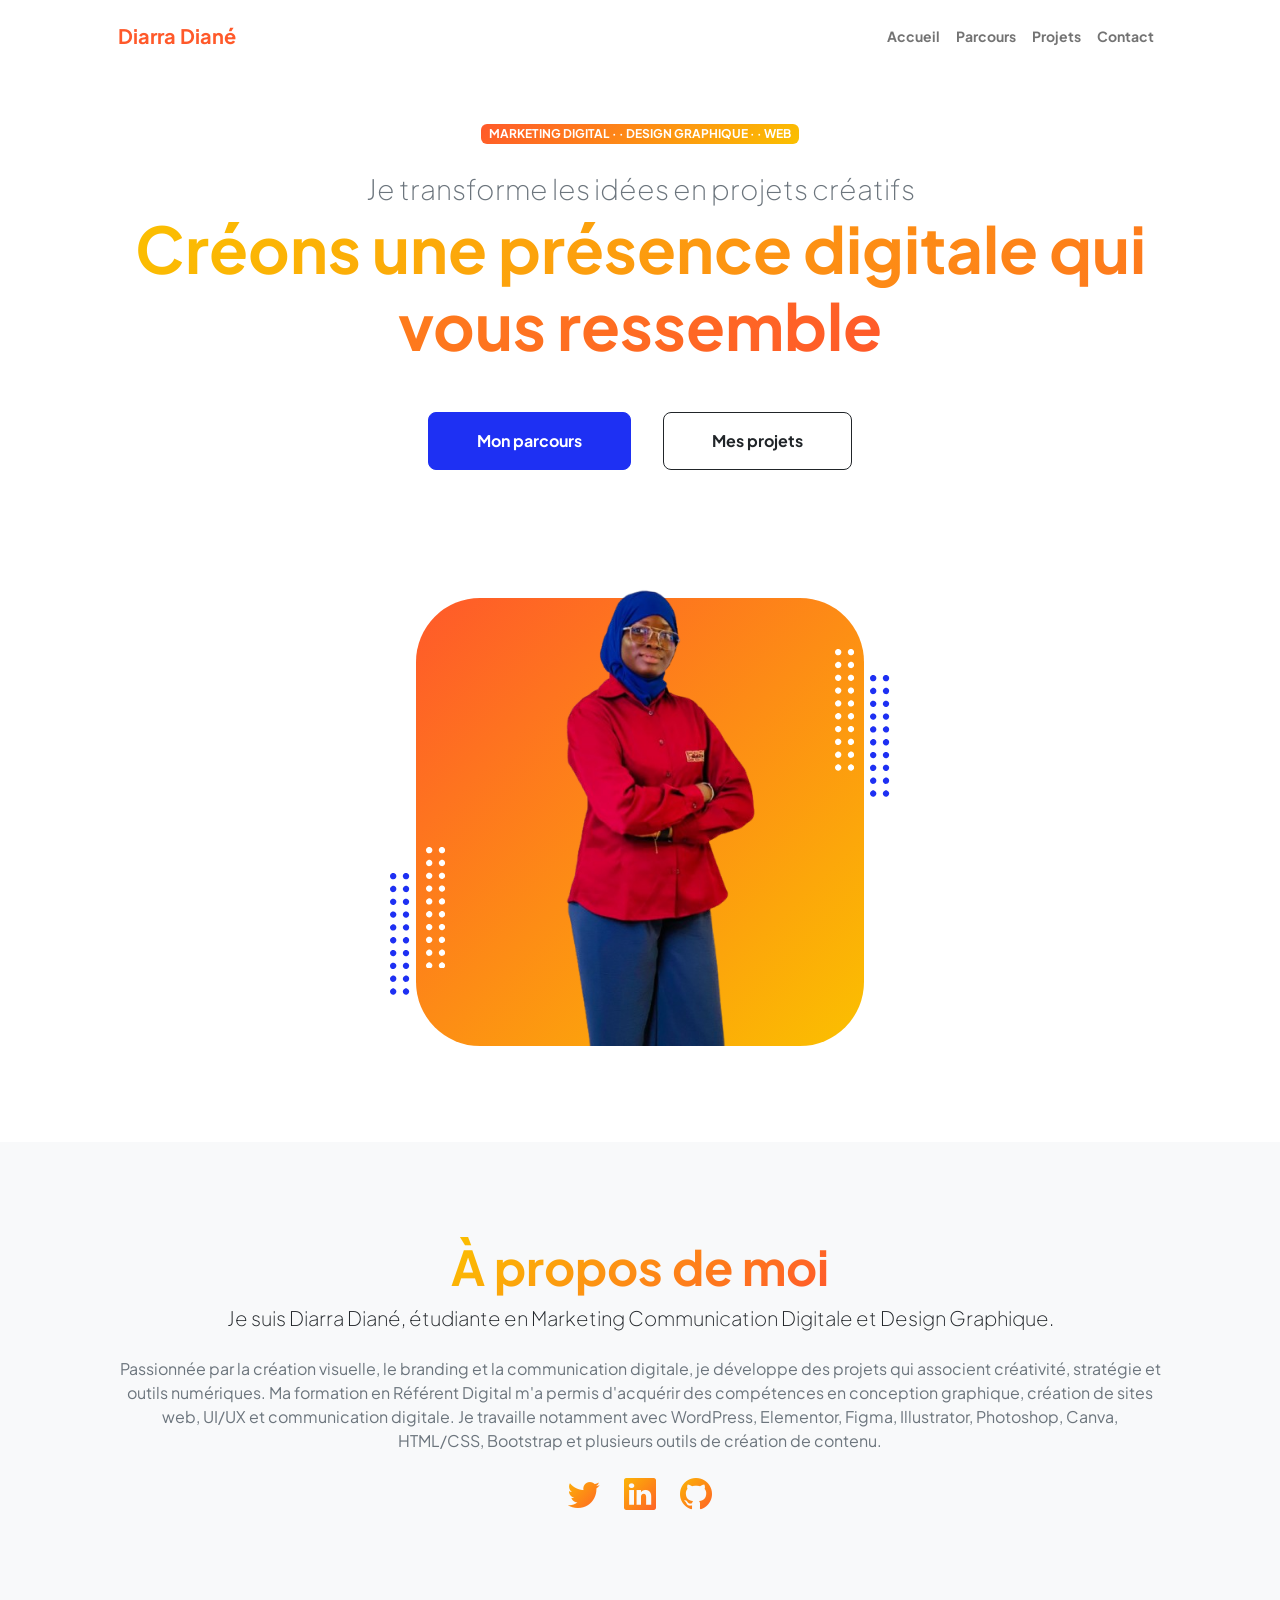
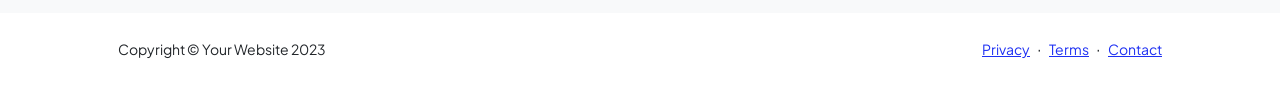
<file: index.html>
<!DOCTYPE html>
<html lang="en">
    <head>
        <meta charset="utf-8" />
        <meta name="viewport" content="width=device-width, initial-scale=1, shrink-to-fit=no" />
        <meta name="description" content="" />
        <meta name="author" content="" />
        <title>Personal - Start Bootstrap Theme</title>
        <!-- Favicon-->
        <link rel="icon" type="image/x-icon" href="assets/favicon.ico" />
        <!-- Custom Google font-->
        <link rel="preconnect" href="https://fonts.googleapis.com" />
        <link rel="preconnect" href="https://fonts.gstatic.com" crossorigin />
        <link href="https://fonts.googleapis.com/css2?family=Plus+Jakarta+Sans:wght@100;200;300;400;500;600;700;800;900&amp;display=swap" rel="stylesheet" />
        <!-- Bootstrap icons-->
        <link href="https://cdn.jsdelivr.net/npm/bootstrap-icons@1.8.1/font/bootstrap-icons.css" rel="stylesheet" />
        <!-- Core theme CSS (includes Bootstrap)-->
        <link href="css/styles.css" rel="stylesheet" />
    </head>
    <body class="d-flex flex-column h-100">
        <main class="flex-shrink-0">
            <!-- Navigation-->
            <nav class="navbar navbar-expand-lg navbar-light bg-white py-3">
                <div class="container px-5">
                    <a class="navbar-brand" href="index.html"><span class="fw-bolder text-primary">Diarra Diané</span></a>
                    <button class="navbar-toggler" type="button" data-bs-toggle="collapse" data-bs-target="#navbarSupportedContent" aria-controls="navbarSupportedContent" aria-expanded="false" aria-label="Toggle navigation"><span class="navbar-toggler-icon"></span></button>
                    <div class="collapse navbar-collapse" id="navbarSupportedContent">
                        <ul class="navbar-nav ms-auto mb-2 mb-lg-0 small fw-bolder">
                            <li class="nav-item"><a class="nav-link" href="index.html">Accueil</a></li>
                            <li class="nav-item"><a class="nav-link" href="resume.html">Parcours</a></li>
                            <li class="nav-item"><a class="nav-link" href="projects.html">Projets</a></li>
                            <li class="nav-item"><a class="nav-link" href="contact.html">Contact</a></li>
                        </ul>
                    </div>
                </div>
            </nav>
            <!-- Header-->
            <header class="py-5">
                <div class="container px-5 pb-5">
                    <div class="row gx-5 align-items-center">
                        <div class="col-xxl-5">
                            <!-- Header text content-->
                            <div class="text-center text-xxl-start">
                                <div class="badge bg-gradient-primary-to-secondary text-white mb-4"><div class="text-uppercase">Marketing Digital  &middot; · Design Graphique   &middot; · Web</div></div>
                                <div class="fs-3 fw-light text-muted">Je transforme les idées en projets créatifs</div>
                                <h1 class="display-3 fw-bolder mb-5"><span class="text-gradient d-inline">Créons une présence digitale qui vous ressemble</span></h1>
                                <div class="d-grid gap-3 d-sm-flex justify-content-sm-center justify-content-xxl-start mb-3">
                                    <a class="btn btn-primary btn-lg px-5 py-3 me-sm-3 fs-6 fw-bolder" href="resume.html">Mon parcours</a>
                                    <a class="btn btn-outline-dark btn-lg px-5 py-3 fs-6 fw-bolder" href="projects.html">Mes projets</a>
                                </div>
                            </div>
                        </div>
                        <div class="col-xxl-7">
                            <!-- Header profile picture-->
                            <div class="d-flex justify-content-center mt-5 mt-xxl-0">
                                <div class="profile bg-gradient-primary-to-secondary">
                                    <!-- TIP: For best results, use a photo with a transparent background like the demo example below-->
                                    <!-- Watch a tutorial on how to do this on YouTube (link)-->
                                    <img class="profile-img" src="assets/PHOTO-removebg-preview.png" alt="..." />
                                    <div class="dots-1">
                                        <!-- SVG Dots-->
                                        <svg version="1.1" xmlns="http://www.w3.org/2000/svg" xmlns:xlink="http://www.w3.org/1999/xlink" x="0px" y="0px" viewBox="0 0 191.6 1215.4" style="enable-background: new 0 0 191.6 1215.4" xml:space="preserve">
                                            <g transform="translate(0.000000,1280.000000) scale(0.100000,-0.100000)">
                                                <path d="M227.7,12788.6c-105-35-200-141-222-248c-43-206,163-412,369-369c155,32,275,190,260,339c-11,105-90,213-190,262        C383.7,12801.6,289.7,12808.6,227.7,12788.6z"></path>
                                                <path d="M1507.7,12788.6c-151-50-253-216-222-362c25-119,136-230,254-255c194-41,395,142,375,339c-11,105-90,213-190,262        C1663.7,12801.6,1569.7,12808.6,1507.7,12788.6z"></path>
                                                <path d="M227.7,11508.6c-105-35-200-141-222-248c-43-206,163-412,369-369c155,32,275,190,260,339c-11,105-90,213-190,262        C383.7,11521.6,289.7,11528.6,227.7,11508.6z"></path>
                                                <path d="M1507.7,11508.6c-151-50-253-216-222-362c25-119,136-230,254-255c194-41,395,142,375,339c-11,105-90,213-190,262        C1663.7,11521.6,1569.7,11528.6,1507.7,11508.6z"></path>
                                                <path d="M227.7,10228.6c-105-35-200-141-222-248c-43-206,163-412,369-369c155,32,275,190,260,339c-11,105-90,213-190,262        C383.7,10241.6,289.7,10248.6,227.7,10228.6z"></path>
                                                <path d="M1507.7,10228.6c-105-35-200-141-222-248c-43-206,163-412,369-369c155,32,275,190,260,339c-11,105-90,213-190,262        C1663.7,10241.6,1569.7,10248.6,1507.7,10228.6z"></path>
                                                <path d="M227.7,8948.6c-105-35-200-141-222-248c-43-206,163-412,369-369c155,32,275,190,260,339c-11,105-90,213-190,262        C383.7,8961.6,289.7,8968.6,227.7,8948.6z"></path>
                                                <path d="M1507.7,8948.6c-105-35-200-141-222-248c-43-206,163-412,369-369c155,32,275,190,260,339c-11,105-90,213-190,262        C1663.7,8961.6,1569.7,8968.6,1507.7,8948.6z"></path>
                                                <path d="M227.7,7668.6c-105-35-200-141-222-248c-43-206,163-412,369-369c155,32,275,190,260,339c-11,105-90,213-190,262        C383.7,7681.6,289.7,7688.6,227.7,7668.6z"></path>
                                                <path d="M1507.7,7668.6c-105-35-200-141-222-248c-43-206,163-412,369-369c155,32,275,190,260,339c-11,105-90,213-190,262        C1663.7,7681.6,1569.7,7688.6,1507.7,7668.6z"></path>
                                                <path d="M227.7,6388.6c-105-35-200-141-222-248c-43-206,163-412,369-369c155,32,275,190,260,339c-11,105-90,213-190,262        C383.7,6401.6,289.7,6408.6,227.7,6388.6z"></path>
                                                <path d="M1507.7,6388.6c-105-35-200-141-222-248c-43-206,163-412,369-369c155,32,275,190,260,339c-11,105-90,213-190,262        C1663.7,6401.6,1569.7,6408.6,1507.7,6388.6z"></path>
                                                <path d="M227.7,5108.6c-105-35-200-141-222-248c-43-206,163-412,369-369c155,32,275,190,260,339c-11,105-90,213-190,262        C383.7,5121.6,289.7,5128.6,227.7,5108.6z"></path>
                                                <path d="M1507.7,5108.6c-105-35-200-141-222-248c-43-206,163-412,369-369c155,32,275,190,260,339c-11,105-90,213-190,262        C1663.7,5121.6,1569.7,5128.6,1507.7,5108.6z"></path>
                                                <path d="M227.7,3828.6c-105-35-200-141-222-248c-43-206,163-412,369-369c155,32,275,190,260,339c-11,105-90,213-190,262        C383.7,3841.6,289.7,3848.6,227.7,3828.6z"></path>
                                                <path d="M1507.7,3828.6c-105-35-200-141-222-248c-43-206,163-412,369-369c155,32,275,190,260,339c-11,105-90,213-190,262        C1663.7,3841.6,1569.7,3848.6,1507.7,3828.6z"></path>
                                                <path d="M227.7,2548.6c-105-35-200-141-222-248c-43-206,163-412,369-369c155,32,275,190,260,339c-11,105-90,213-190,262        C383.7,2561.6,289.7,2568.6,227.7,2548.6z"></path>
                                                <path d="M1507.7,2548.6c-105-35-200-141-222-248c-43-206,163-412,369-369c155,32,275,190,260,339c-11,105-90,213-190,262        C1663.7,2561.6,1569.7,2568.6,1507.7,2548.6z"></path>
                                                <path d="M227.7,1268.6c-105-35-200-141-222-248c-43-206,163-412,369-369c155,32,275,190,260,339c-11,105-90,213-190,262        C383.7,1281.6,289.7,1288.6,227.7,1268.6z"></path>
                                                <path d="M1507.7,1268.6c-105-35-200-141-222-248c-43-206,163-412,369-369c155,32,275,190,260,339c-11,105-90,213-190,262        C1663.7,1281.6,1569.7,1288.6,1507.7,1268.6z"></path>
                                            </g>
                                        </svg>
                                        <!-- END of SVG dots-->
                                    </div>
                                    <div class="dots-2">
                                        <!-- SVG Dots-->
                                        <svg version="1.1" xmlns="http://www.w3.org/2000/svg" xmlns:xlink="http://www.w3.org/1999/xlink" x="0px" y="0px" viewBox="0 0 191.6 1215.4" style="enable-background: new 0 0 191.6 1215.4" xml:space="preserve">
                                            <g transform="translate(0.000000,1280.000000) scale(0.100000,-0.100000)">
                                                <path d="M227.7,12788.6c-105-35-200-141-222-248c-43-206,163-412,369-369c155,32,275,190,260,339c-11,105-90,213-190,262        C383.7,12801.6,289.7,12808.6,227.7,12788.6z"></path>
                                                <path d="M1507.7,12788.6c-151-50-253-216-222-362c25-119,136-230,254-255c194-41,395,142,375,339c-11,105-90,213-190,262        C1663.7,12801.6,1569.7,12808.6,1507.7,12788.6z"></path>
                                                <path d="M227.7,11508.6c-105-35-200-141-222-248c-43-206,163-412,369-369c155,32,275,190,260,339c-11,105-90,213-190,262        C383.7,11521.6,289.7,11528.6,227.7,11508.6z"></path>
                                                <path d="M1507.7,11508.6c-151-50-253-216-222-362c25-119,136-230,254-255c194-41,395,142,375,339c-11,105-90,213-190,262        C1663.7,11521.6,1569.7,11528.6,1507.7,11508.6z"></path>
                                                <path d="M227.7,10228.6c-105-35-200-141-222-248c-43-206,163-412,369-369c155,32,275,190,260,339c-11,105-90,213-190,262        C383.7,10241.6,289.7,10248.6,227.7,10228.6z"></path>
                                                <path d="M1507.7,10228.6c-105-35-200-141-222-248c-43-206,163-412,369-369c155,32,275,190,260,339c-11,105-90,213-190,262        C1663.7,10241.6,1569.7,10248.6,1507.7,10228.6z"></path>
                                                <path d="M227.7,8948.6c-105-35-200-141-222-248c-43-206,163-412,369-369c155,32,275,190,260,339c-11,105-90,213-190,262        C383.7,8961.6,289.7,8968.6,227.7,8948.6z"></path>
                                                <path d="M1507.7,8948.6c-105-35-200-141-222-248c-43-206,163-412,369-369c155,32,275,190,260,339c-11,105-90,213-190,262        C1663.7,8961.6,1569.7,8968.6,1507.7,8948.6z"></path>
                                                <path d="M227.7,7668.6c-105-35-200-141-222-248c-43-206,163-412,369-369c155,32,275,190,260,339c-11,105-90,213-190,262        C383.7,7681.6,289.7,7688.6,227.7,7668.6z"></path>
                                                <path d="M1507.7,7668.6c-105-35-200-141-222-248c-43-206,163-412,369-369c155,32,275,190,260,339c-11,105-90,213-190,262        C1663.7,7681.6,1569.7,7688.6,1507.7,7668.6z"></path>
                                                <path d="M227.7,6388.6c-105-35-200-141-222-248c-43-206,163-412,369-369c155,32,275,190,260,339c-11,105-90,213-190,262        C383.7,6401.6,289.7,6408.6,227.7,6388.6z"></path>
                                                <path d="M1507.7,6388.6c-105-35-200-141-222-248c-43-206,163-412,369-369c155,32,275,190,260,339c-11,105-90,213-190,262        C1663.7,6401.6,1569.7,6408.6,1507.7,6388.6z"></path>
                                                <path d="M227.7,5108.6c-105-35-200-141-222-248c-43-206,163-412,369-369c155,32,275,190,260,339c-11,105-90,213-190,262        C383.7,5121.6,289.7,5128.6,227.7,5108.6z"></path>
                                                <path d="M1507.7,5108.6c-105-35-200-141-222-248c-43-206,163-412,369-369c155,32,275,190,260,339c-11,105-90,213-190,262        C1663.7,5121.6,1569.7,5128.6,1507.7,5108.6z"></path>
                                                <path d="M227.7,3828.6c-105-35-200-141-222-248c-43-206,163-412,369-369c155,32,275,190,260,339c-11,105-90,213-190,262        C383.7,3841.6,289.7,3848.6,227.7,3828.6z"></path>
                                                <path d="M1507.7,3828.6c-105-35-200-141-222-248c-43-206,163-412,369-369c155,32,275,190,260,339c-11,105-90,213-190,262        C1663.7,3841.6,1569.7,3848.6,1507.7,3828.6z"></path>
                                                <path d="M227.7,2548.6c-105-35-200-141-222-248c-43-206,163-412,369-369c155,32,275,190,260,339c-11,105-90,213-190,262        C383.7,2561.6,289.7,2568.6,227.7,2548.6z"></path>
                                                <path d="M1507.7,2548.6c-105-35-200-141-222-248c-43-206,163-412,369-369c155,32,275,190,260,339c-11,105-90,213-190,262        C1663.7,2561.6,1569.7,2568.6,1507.7,2548.6z"></path>
                                                <path d="M227.7,1268.6c-105-35-200-141-222-248c-43-206,163-412,369-369c155,32,275,190,260,339c-11,105-90,213-190,262        C383.7,1281.6,289.7,1288.6,227.7,1268.6z"></path>
                                                <path d="M1507.7,1268.6c-105-35-200-141-222-248c-43-206,163-412,369-369c155,32,275,190,260,339c-11,105-90,213-190,262        C1663.7,1281.6,1569.7,1288.6,1507.7,1268.6z"></path>
                                            </g>
                                        </svg>
                                        <!-- END of SVG dots-->
                                    </div>
                                    <div class="dots-3">
                                        <!-- SVG Dots-->
                                        <svg version="1.1" xmlns="http://www.w3.org/2000/svg" xmlns:xlink="http://www.w3.org/1999/xlink" x="0px" y="0px" viewBox="0 0 191.6 1215.4" style="enable-background: new 0 0 191.6 1215.4" xml:space="preserve">
                                            <g transform="translate(0.000000,1280.000000) scale(0.100000,-0.100000)">
                                                <path d="M227.7,12788.6c-105-35-200-141-222-248c-43-206,163-412,369-369c155,32,275,190,260,339c-11,105-90,213-190,262        C383.7,12801.6,289.7,12808.6,227.7,12788.6z"></path>
                                                <path d="M1507.7,12788.6c-151-50-253-216-222-362c25-119,136-230,254-255c194-41,395,142,375,339c-11,105-90,213-190,262        C1663.7,12801.6,1569.7,12808.6,1507.7,12788.6z"></path>
                                                <path d="M227.7,11508.6c-105-35-200-141-222-248c-43-206,163-412,369-369c155,32,275,190,260,339c-11,105-90,213-190,262        C383.7,11521.6,289.7,11528.6,227.7,11508.6z"></path>
                                                <path d="M1507.7,11508.6c-151-50-253-216-222-362c25-119,136-230,254-255c194-41,395,142,375,339c-11,105-90,213-190,262        C1663.7,11521.6,1569.7,11528.6,1507.7,11508.6z"></path>
                                                <path d="M227.7,10228.6c-105-35-200-141-222-248c-43-206,163-412,369-369c155,32,275,190,260,339c-11,105-90,213-190,262        C383.7,10241.6,289.7,10248.6,227.7,10228.6z"></path>
                                                <path d="M1507.7,10228.6c-105-35-200-141-222-248c-43-206,163-412,369-369c155,32,275,190,260,339c-11,105-90,213-190,262        C1663.7,10241.6,1569.7,10248.6,1507.7,10228.6z"></path>
                                                <path d="M227.7,8948.6c-105-35-200-141-222-248c-43-206,163-412,369-369c155,32,275,190,260,339c-11,105-90,213-190,262        C383.7,8961.6,289.7,8968.6,227.7,8948.6z"></path>
                                                <path d="M1507.7,8948.6c-105-35-200-141-222-248c-43-206,163-412,369-369c155,32,275,190,260,339c-11,105-90,213-190,262        C1663.7,8961.6,1569.7,8968.6,1507.7,8948.6z"></path>
                                                <path d="M227.7,7668.6c-105-35-200-141-222-248c-43-206,163-412,369-369c155,32,275,190,260,339c-11,105-90,213-190,262        C383.7,7681.6,289.7,7688.6,227.7,7668.6z"></path>
                                                <path d="M1507.7,7668.6c-105-35-200-141-222-248c-43-206,163-412,369-369c155,32,275,190,260,339c-11,105-90,213-190,262        C1663.7,7681.6,1569.7,7688.6,1507.7,7668.6z"></path>
                                                <path d="M227.7,6388.6c-105-35-200-141-222-248c-43-206,163-412,369-369c155,32,275,190,260,339c-11,105-90,213-190,262        C383.7,6401.6,289.7,6408.6,227.7,6388.6z"></path>
                                                <path d="M1507.7,6388.6c-105-35-200-141-222-248c-43-206,163-412,369-369c155,32,275,190,260,339c-11,105-90,213-190,262        C1663.7,6401.6,1569.7,6408.6,1507.7,6388.6z"></path>
                                                <path d="M227.7,5108.6c-105-35-200-141-222-248c-43-206,163-412,369-369c155,32,275,190,260,339c-11,105-90,213-190,262        C383.7,5121.6,289.7,5128.6,227.7,5108.6z"></path>
                                                <path d="M1507.7,5108.6c-105-35-200-141-222-248c-43-206,163-412,369-369c155,32,275,190,260,339c-11,105-90,213-190,262        C1663.7,5121.6,1569.7,5128.6,1507.7,5108.6z"></path>
                                                <path d="M227.7,3828.6c-105-35-200-141-222-248c-43-206,163-412,369-369c155,32,275,190,260,339c-11,105-90,213-190,262        C383.7,3841.6,289.7,3848.6,227.7,3828.6z"></path>
                                                <path d="M1507.7,3828.6c-105-35-200-141-222-248c-43-206,163-412,369-369c155,32,275,190,260,339c-11,105-90,213-190,262        C1663.7,3841.6,1569.7,3848.6,1507.7,3828.6z"></path>
                                                <path d="M227.7,2548.6c-105-35-200-141-222-248c-43-206,163-412,369-369c155,32,275,190,260,339c-11,105-90,213-190,262        C383.7,2561.6,289.7,2568.6,227.7,2548.6z"></path>
                                                <path d="M1507.7,2548.6c-105-35-200-141-222-248c-43-206,163-412,369-369c155,32,275,190,260,339c-11,105-90,213-190,262        C1663.7,2561.6,1569.7,2568.6,1507.7,2548.6z"></path>
                                                <path d="M227.7,1268.6c-105-35-200-141-222-248c-43-206,163-412,369-369c155,32,275,190,260,339c-11,105-90,213-190,262        C383.7,1281.6,289.7,1288.6,227.7,1268.6z"></path>
                                                <path d="M1507.7,1268.6c-105-35-200-141-222-248c-43-206,163-412,369-369c155,32,275,190,260,339c-11,105-90,213-190,262        C1663.7,1281.6,1569.7,1288.6,1507.7,1268.6z"></path>
                                            </g>
                                        </svg>
                                        <!-- END of SVG dots-->
                                    </div>
                                    <div class="dots-4">
                                        <!-- SVG Dots-->
                                        <svg version="1.1" xmlns="http://www.w3.org/2000/svg" xmlns:xlink="http://www.w3.org/1999/xlink" x="0px" y="0px" viewBox="0 0 191.6 1215.4" style="enable-background: new 0 0 191.6 1215.4" xml:space="preserve">
                                            <g transform="translate(0.000000,1280.000000) scale(0.100000,-0.100000)">
                                                <path d="M227.7,12788.6c-105-35-200-141-222-248c-43-206,163-412,369-369c155,32,275,190,260,339c-11,105-90,213-190,262        C383.7,12801.6,289.7,12808.6,227.7,12788.6z"></path>
                                                <path d="M1507.7,12788.6c-151-50-253-216-222-362c25-119,136-230,254-255c194-41,395,142,375,339c-11,105-90,213-190,262        C1663.7,12801.6,1569.7,12808.6,1507.7,12788.6z"></path>
                                                <path d="M227.7,11508.6c-105-35-200-141-222-248c-43-206,163-412,369-369c155,32,275,190,260,339c-11,105-90,213-190,262        C383.7,11521.6,289.7,11528.6,227.7,11508.6z"></path>
                                                <path d="M1507.7,11508.6c-151-50-253-216-222-362c25-119,136-230,254-255c194-41,395,142,375,339c-11,105-90,213-190,262        C1663.7,11521.6,1569.7,11528.6,1507.7,11508.6z"></path>
                                                <path d="M227.7,10228.6c-105-35-200-141-222-248c-43-206,163-412,369-369c155,32,275,190,260,339c-11,105-90,213-190,262        C383.7,10241.6,289.7,10248.6,227.7,10228.6z"></path>
                                                <path d="M1507.7,10228.6c-105-35-200-141-222-248c-43-206,163-412,369-369c155,32,275,190,260,339c-11,105-90,213-190,262        C1663.7,10241.6,1569.7,10248.6,1507.7,10228.6z"></path>
                                                <path d="M227.7,8948.6c-105-35-200-141-222-248c-43-206,163-412,369-369c155,32,275,190,260,339c-11,105-90,213-190,262        C383.7,8961.6,289.7,8968.6,227.7,8948.6z"></path>
                                                <path d="M1507.7,8948.6c-105-35-200-141-222-248c-43-206,163-412,369-369c155,32,275,190,260,339c-11,105-90,213-190,262        C1663.7,8961.6,1569.7,8968.6,1507.7,8948.6z"></path>
                                                <path d="M227.7,7668.6c-105-35-200-141-222-248c-43-206,163-412,369-369c155,32,275,190,260,339c-11,105-90,213-190,262        C383.7,7681.6,289.7,7688.6,227.7,7668.6z"></path>
                                                <path d="M1507.7,7668.6c-105-35-200-141-222-248c-43-206,163-412,369-369c155,32,275,190,260,339c-11,105-90,213-190,262        C1663.7,7681.6,1569.7,7688.6,1507.7,7668.6z"></path>
                                                <path d="M227.7,6388.6c-105-35-200-141-222-248c-43-206,163-412,369-369c155,32,275,190,260,339c-11,105-90,213-190,262        C383.7,6401.6,289.7,6408.6,227.7,6388.6z"></path>
                                                <path d="M1507.7,6388.6c-105-35-200-141-222-248c-43-206,163-412,369-369c155,32,275,190,260,339c-11,105-90,213-190,262        C1663.7,6401.6,1569.7,6408.6,1507.7,6388.6z"></path>
                                                <path d="M227.7,5108.6c-105-35-200-141-222-248c-43-206,163-412,369-369c155,32,275,190,260,339c-11,105-90,213-190,262        C383.7,5121.6,289.7,5128.6,227.7,5108.6z"></path>
                                                <path d="M1507.7,5108.6c-105-35-200-141-222-248c-43-206,163-412,369-369c155,32,275,190,260,339c-11,105-90,213-190,262        C1663.7,5121.6,1569.7,5128.6,1507.7,5108.6z"></path>
                                                <path d="M227.7,3828.6c-105-35-200-141-222-248c-43-206,163-412,369-369c155,32,275,190,260,339c-11,105-90,213-190,262        C383.7,3841.6,289.7,3848.6,227.7,3828.6z"></path>
                                                <path d="M1507.7,3828.6c-105-35-200-141-222-248c-43-206,163-412,369-369c155,32,275,190,260,339c-11,105-90,213-190,262        C1663.7,3841.6,1569.7,3848.6,1507.7,3828.6z"></path>
                                                <path d="M227.7,2548.6c-105-35-200-141-222-248c-43-206,163-412,369-369c155,32,275,190,260,339c-11,105-90,213-190,262        C383.7,2561.6,289.7,2568.6,227.7,2548.6z"></path>
                                                <path d="M1507.7,2548.6c-105-35-200-141-222-248c-43-206,163-412,369-369c155,32,275,190,260,339c-11,105-90,213-190,262        C1663.7,2561.6,1569.7,2568.6,1507.7,2548.6z"></path>
                                                <path d="M227.7,1268.6c-105-35-200-141-222-248c-43-206,163-412,369-369c155,32,275,190,260,339c-11,105-90,213-190,262        C383.7,1281.6,289.7,1288.6,227.7,1268.6z"></path>
                                                <path d="M1507.7,1268.6c-105-35-200-141-222-248c-43-206,163-412,369-369c155,32,275,190,260,339c-11,105-90,213-190,262        C1663.7,1281.6,1569.7,1288.6,1507.7,1268.6z"></path>
                                            </g>
                                        </svg>
                                        <!-- END of SVG dots-->
                                    </div>
                                </div>
                            </div>
                        </div>
                    </div>
                </div>
            </header>
            <!-- About Section-->
            <section class="bg-light py-5">
                <div class="container px-5">
                    <div class="row gx-5 justify-content-center">
                        <div class="col-xxl-8">
                            <div class="text-center my-5">
                                <h2 class="display-5 fw-bolder"><span class="text-gradient d-inline">À propos de moi</span></h2>
                                <p class="lead fw-light mb-4">Je suis Diarra Diané, étudiante en Marketing Communication Digitale et Design Graphique.</p>
                                <p class="text-muted">
                                    Passionnée par la création visuelle, le branding et la communication digitale,
                                    je développe des projets qui associent créativité, stratégie et outils numériques.
                                    Ma formation en Référent Digital m'a permis d'acquérir des compétences en
                                    conception graphique, création de sites web, UI/UX et communication digitale.
                                    Je travaille notamment avec WordPress, Elementor, Figma, Illustrator, Photoshop,
                                    Canva, HTML/CSS, Bootstrap et plusieurs outils de création de contenu.
                                </p>
                                <div class="d-flex justify-content-center fs-2 gap-4">
                                    <a class="text-gradient" href="#!"><i class="bi bi-twitter"></i></a>
                                    <a class="text-gradient" href="#!"><i class="bi bi-linkedin"></i></a>
                                    <a class="text-gradient" href="#!"><i class="bi bi-github"></i></a>
                                </div>
                            </div>
                        </div>
                    </div>
                </div>
            </section>
        </main>
        <!-- Footer-->
        <footer class="bg-white py-4 mt-auto">
            <div class="container px-5">
                <div class="row align-items-center justify-content-between flex-column flex-sm-row">
                    <div class="col-auto"><div class="small m-0">Copyright &copy; Your Website 2023</div></div>
                    <div class="col-auto">
                        <a class="small" href="#!">Privacy</a>
                        <span class="mx-1">&middot;</span>
                        <a class="small" href="#!">Terms</a>
                        <span class="mx-1">&middot;</span>
                        <a class="small" href="#!">Contact</a>
                    </div>
                </div>
            </div>
        </footer>
        <!-- Bootstrap core JS-->
        <script src="https://cdn.jsdelivr.net/npm/bootstrap@5.2.3/dist/js/bootstrap.bundle.min.js"></script>
        <!-- Core theme JS-->
        <script src="js/scripts.js"></script>
    </body>
</html>
</file>
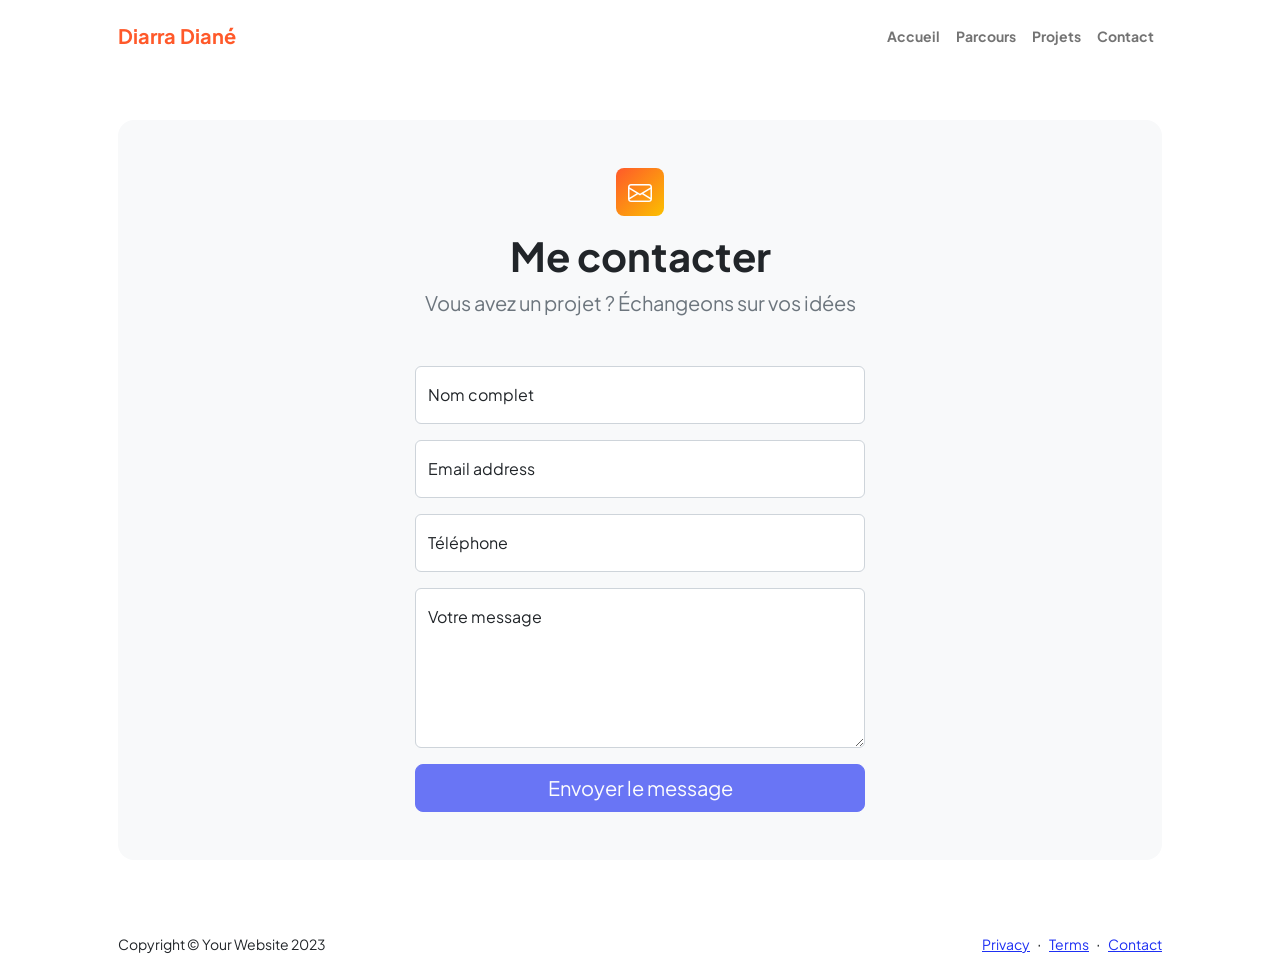
<file: contact.html>
<!DOCTYPE html>
<html lang="en">
    <head>
        <meta charset="utf-8" />
        <meta name="viewport" content="width=device-width, initial-scale=1, shrink-to-fit=no" />
        <meta name="description" content />
        <meta name="author" content />
        <title>Modern Business - Start Bootstrap Template</title>
        <!-- Favicon-->
        <link rel="icon" type="image/x-icon" href="assets/favicon.ico" />
        <!-- Custom Google font-->
        <link rel="preconnect" href="https://fonts.googleapis.com" />
        <link rel="preconnect" href="https://fonts.gstatic.com" crossorigin />
        <link href="https://fonts.googleapis.com/css2?family=Plus+Jakarta+Sans:wght@100;200;300;400;500;600;700;800;900&amp;display=swap" rel="stylesheet" />
        <!-- Bootstrap icons-->
        <link href="https://cdn.jsdelivr.net/npm/bootstrap-icons@1.8.1/font/bootstrap-icons.css" rel="stylesheet" />
        <!-- Core theme CSS (includes Bootstrap)-->
        <link href="css/styles.css" rel="stylesheet" />
    </head>
    <body class="d-flex flex-column">
        <main class="flex-shrink-0">
            <!-- Navigation-->
            <nav class="navbar navbar-expand-lg navbar-light bg-white py-3">
                <div class="container px-5">
                    <a class="navbar-brand" href="index.html"><span class="fw-bolder text-primary">Diarra Diané</span></a>
                    <button class="navbar-toggler" type="button" data-bs-toggle="collapse" data-bs-target="#navbarSupportedContent" aria-controls="navbarSupportedContent" aria-expanded="false" aria-label="Toggle navigation"><span class="navbar-toggler-icon"></span></button>
                    <div class="collapse navbar-collapse" id="navbarSupportedContent">
                        <ul class="navbar-nav ms-auto mb-2 mb-lg-0 small fw-bolder">
                            <li class="nav-item"><a class="nav-link" href="index.html">Accueil</a></li>
                            <li class="nav-item"><a class="nav-link" href="resume.html">Parcours</a></li>
                            <li class="nav-item"><a class="nav-link" href="projects.html">Projets</a></li>
                            <li class="nav-item"><a class="nav-link" href="contact.html">Contact</a></li>
                        </ul>
                    </div>
                </div>
            </nav>
            <!-- Page content-->
            <section class="py-5">
                <div class="container px-5">
                    <!-- Contact form-->
                    <div class="bg-light rounded-4 py-5 px-4 px-md-5">
                        <div class="text-center mb-5">
                            <div class="feature bg-primary bg-gradient-primary-to-secondary text-white rounded-3 mb-3"><i class="bi bi-envelope"></i></div>
                            <h1 class="fw-bolder">Me contacter</h1>
                            <p class="lead fw-normal text-muted mb-0">Vous avez un projet ? Échangeons sur vos idées</p>
                        </div>
                        <div class="row gx-5 justify-content-center">
                            <div class="col-lg-8 col-xl-6">
                                <!-- * * * * * * * * * * * * * * *-->
                                <!-- * * SB Forms Contact Form * *-->
                                <!-- * * * * * * * * * * * * * * *-->
                                <!-- This form is pre-integrated with SB Forms.-->
                                <!-- To make this form functional, sign up at-->
                                <!-- https://startbootstrap.com/solution/contact-forms-->
                                <!-- to get an API token!-->
                                <form id="contactForm" data-sb-form-api-token="API_TOKEN">
                                    <!-- Name input-->
                                    <div class="form-floating mb-3">
                                        <input class="form-control" id="name" type="text" placeholder="Enter your name..." data-sb-validations="required" />
                                        <label for="name">Nom complet</label>
                                        <div class="invalid-feedback" data-sb-feedback="name:required">Adresse e-mail</div>
                                    </div>
                                    <!-- Email address input-->
                                    <div class="form-floating mb-3">
                                        <input class="form-control" id="email" type="email" placeholder="name@example.com" data-sb-validations="required,email" />
                                        <label for="email">Email address</label>
                                        <div class="invalid-feedback" data-sb-feedback="email:required">An email is required.</div>
                                        <div class="invalid-feedback" data-sb-feedback="email:email">Email is not valid.</div>
                                    </div>
                                    <!-- Phone number input-->
                                    <div class="form-floating mb-3">
                                        <input class="form-control" id="phone" type="tel" placeholder="(123) 456-7890" data-sb-validations="required" />
                                        <label for="phone">Téléphone</label>
                                        <div class="invalid-feedback" data-sb-feedback="phone:required">A phone number is required.</div>
                                    </div>
                                    <!-- Message input-->
                                    <div class="form-floating mb-3">
                                        <textarea class="form-control" id="message" type="text" placeholder="Enter your message here..." style="height: 10rem" data-sb-validations="required"></textarea>
                                        <label for="message">Votre message</label>
                                        <div class="invalid-feedback" data-sb-feedback="message:required">A message is required.</div>
                                    </div>
                                    <!-- Submit success message-->
                                    <!---->
                                    <!-- This is what your users will see when the form-->
                                    <!-- has successfully submitted-->
                                    <div class="d-none" id="submitSuccessMessage">
                                        <div class="text-center mb-3">
                                            <div class="fw-bolder">Form submission successful!</div>
                                            To activate this form, sign up at
                                            <br />
                                            <a href="https://startbootstrap.com/solution/contact-forms">https://startbootstrap.com/solution/contact-forms</a>
                                        </div>
                                    </div>
                                    <!-- Submit error message-->
                                    <!---->
                                    <!-- This is what your users will see when there is-->
                                    <!-- an error submitting the form-->
                                    <div class="d-none" id="submitErrorMessage"><div class="text-center text-danger mb-3">Error sending message!</div></div>
                                    <!-- Submit Button-->
                                    <div class="d-grid"><button class="btn btn-primary btn-lg disabled" id="submitButton" type="submit">Envoyer le message</button></div>
                                </form>
                            </div>
                        </div>
                    </div>
                </div>
            </section>
        </main>
        <!-- Footer-->
        <footer class="bg-white py-4 mt-auto">
            <div class="container px-5">
                <div class="row align-items-center justify-content-between flex-column flex-sm-row">
                    <div class="col-auto"><div class="small m-0">Copyright &copy; Your Website 2023</div></div>
                    <div class="col-auto">
                        <a class="small" href="#!">Privacy</a>
                        <span class="mx-1">&middot;</span>
                        <a class="small" href="#!">Terms</a>
                        <span class="mx-1">&middot;</span>
                        <a class="small" href="#!">Contact</a>
                    </div>
                </div>
            </div>
        </footer>
        <!-- Bootstrap core JS-->
        <script src="https://cdn.jsdelivr.net/npm/bootstrap@5.2.3/dist/js/bootstrap.bundle.min.js"></script>
        <!-- Core theme JS-->
        <script src="js/scripts.js"></script>
        <!-- * * * * * * * * * * * * * * * * * * * * * * * * * * * * * * * * * * * * * * * *-->
        <!-- * *                               SB Forms JS                               * *-->
        <!-- * * Activate your form at https://startbootstrap.com/solution/contact-forms * *-->
        <!-- * * * * * * * * * * * * * * * * * * * * * * * * * * * * * * * * * * * * * * * *-->
        <script src="https://cdn.startbootstrap.com/sb-forms-latest.js"></script>
    </body>
</html>
</file>
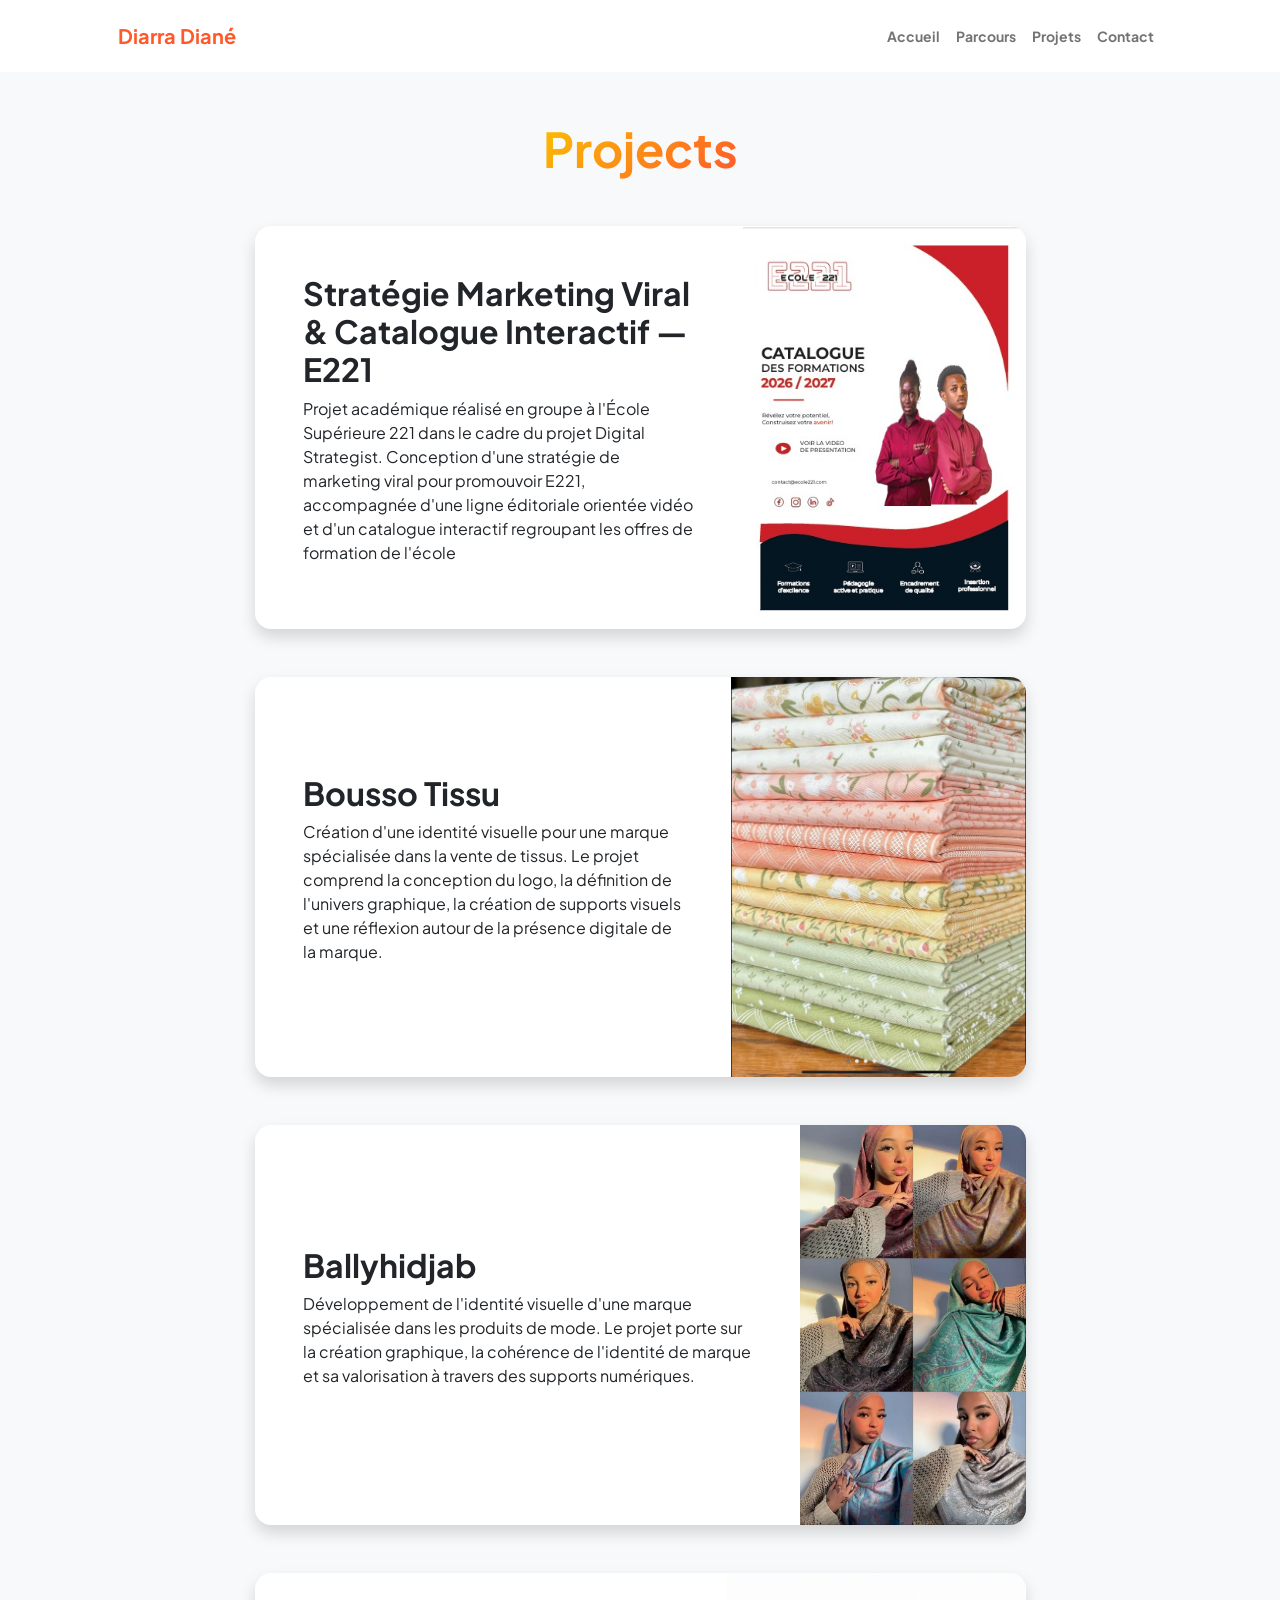
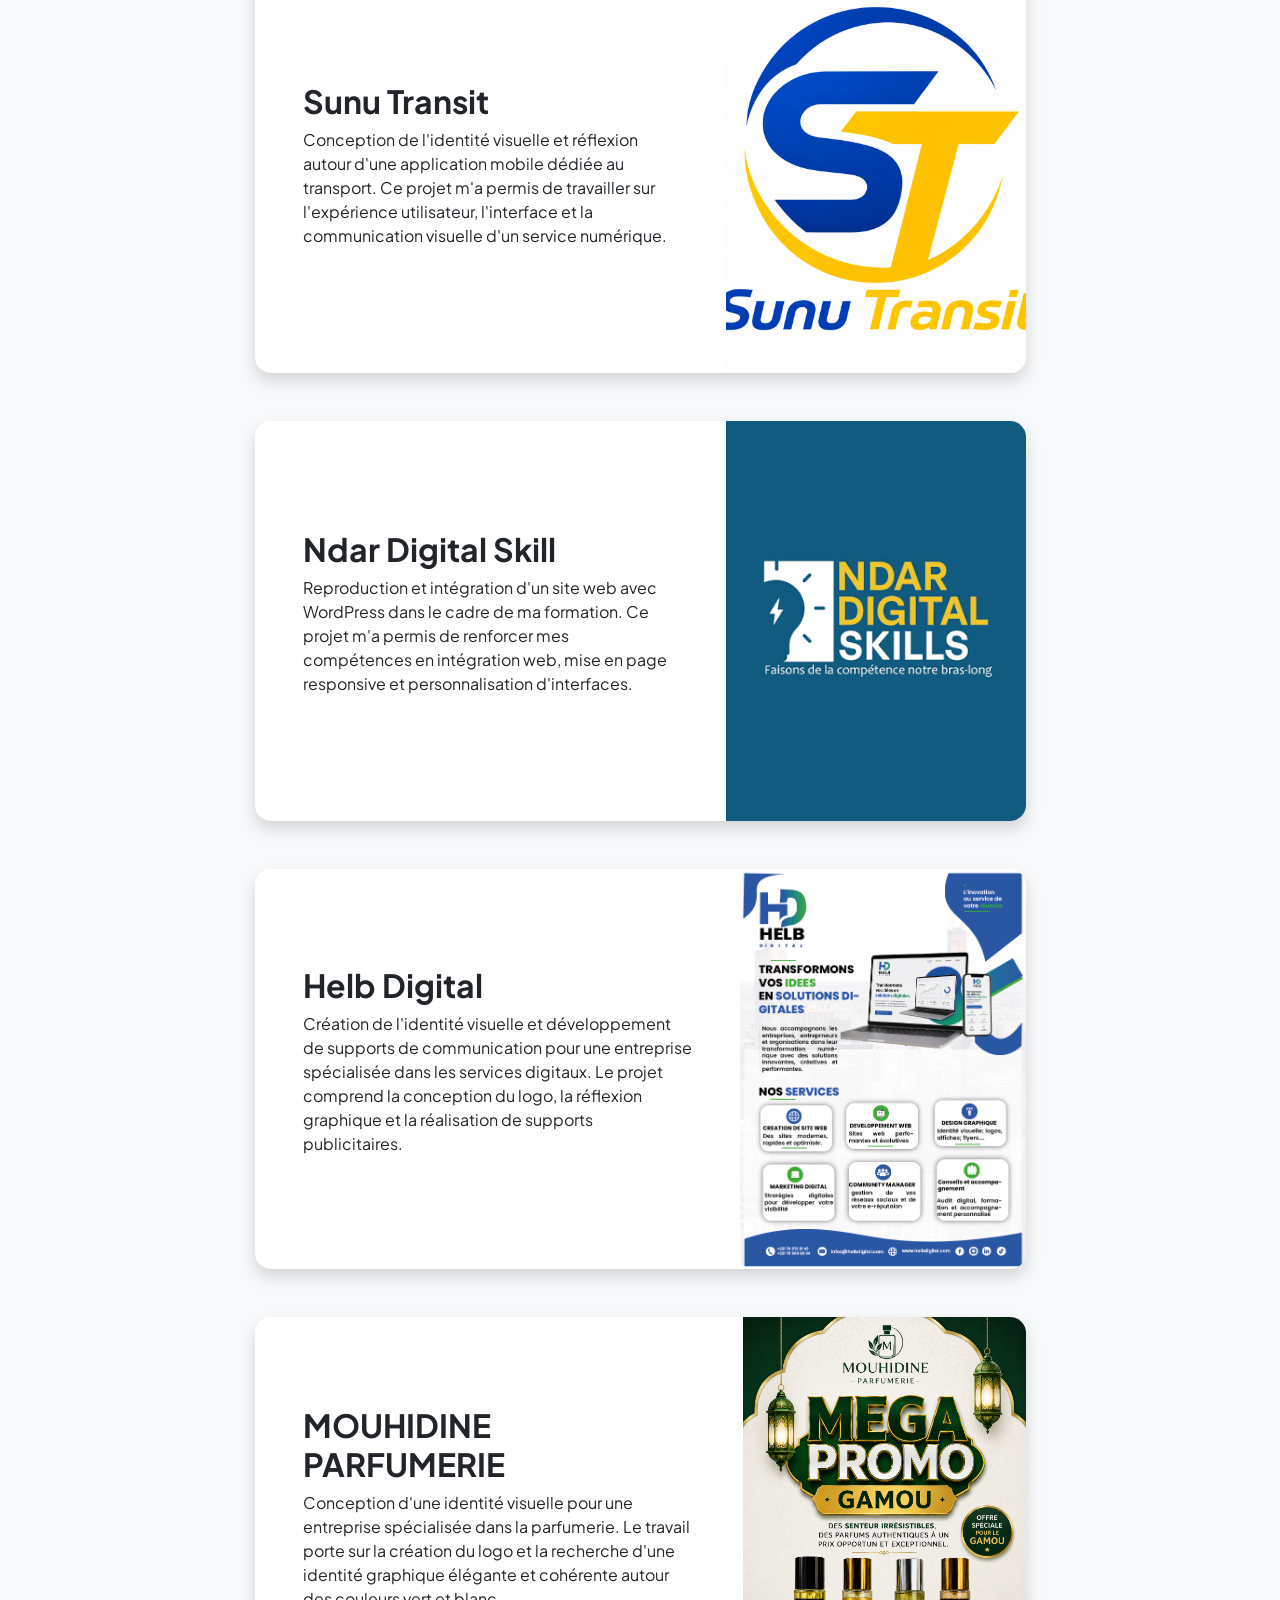
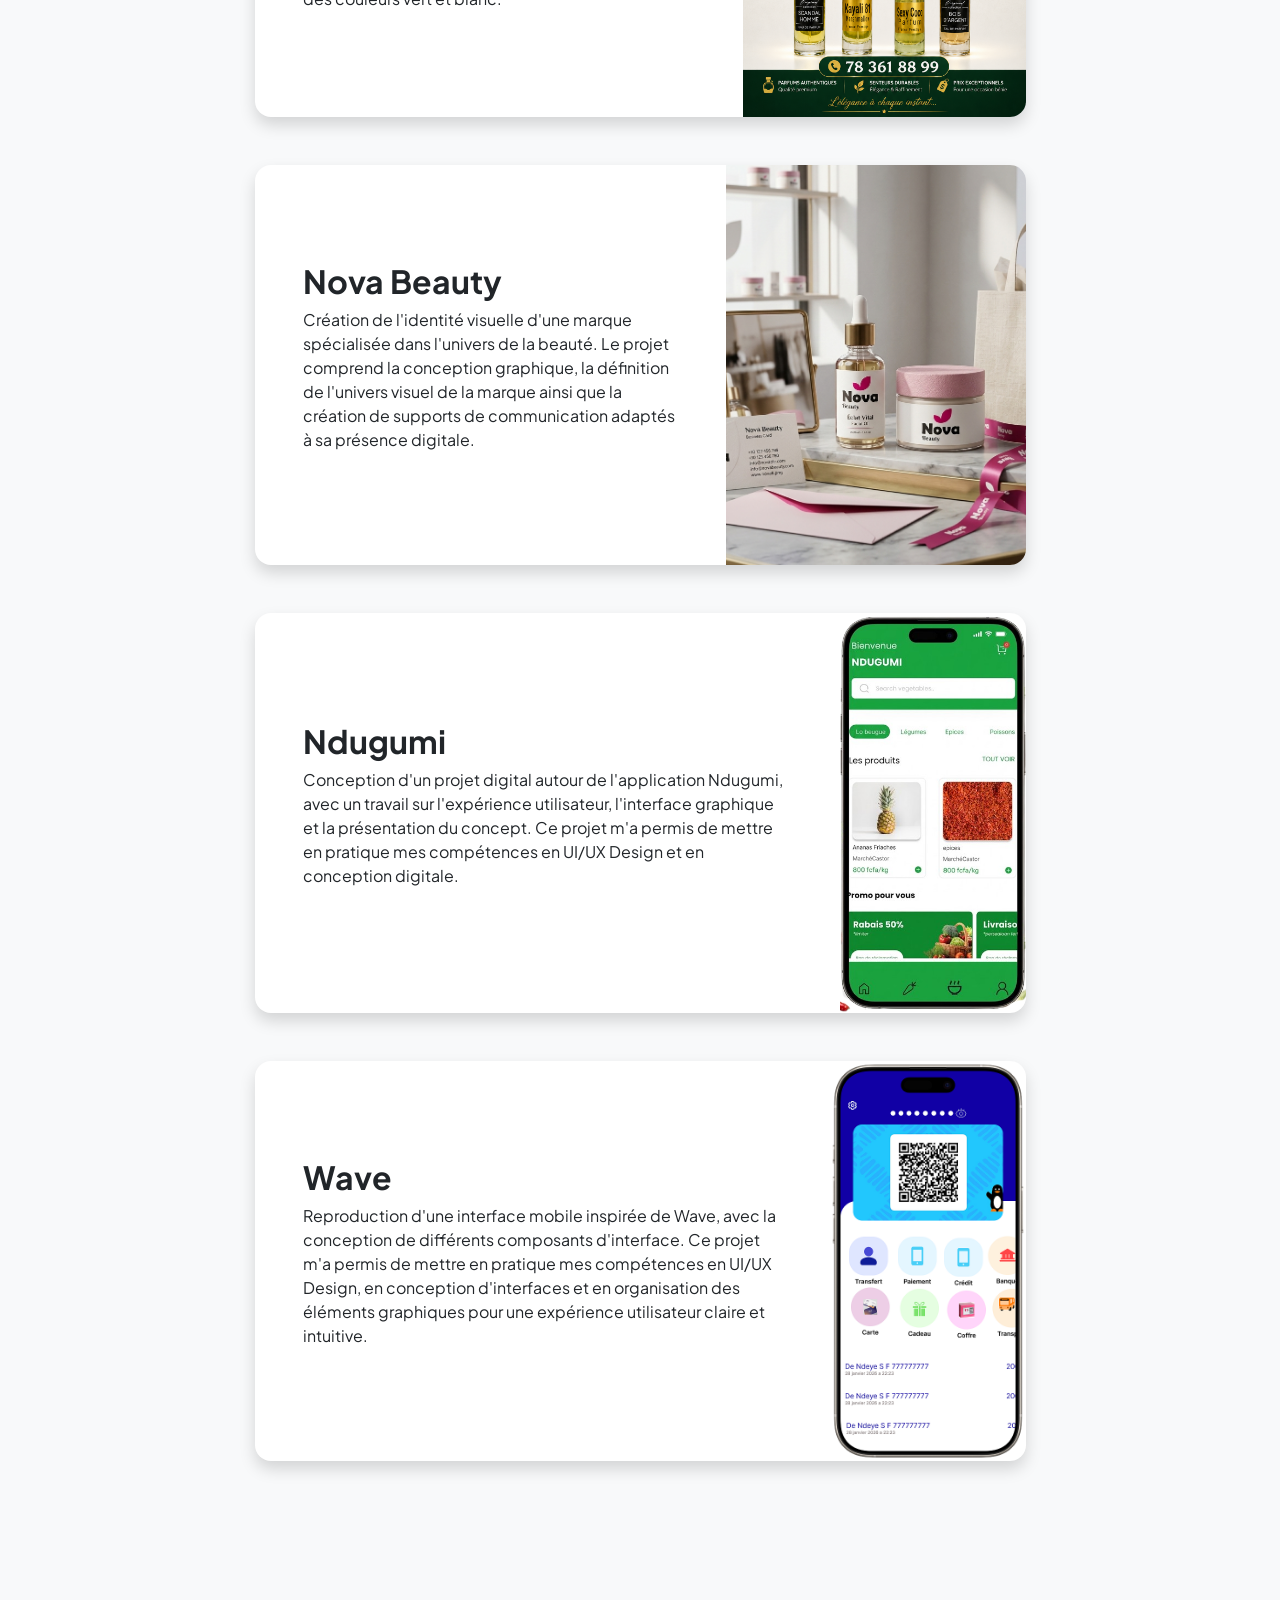
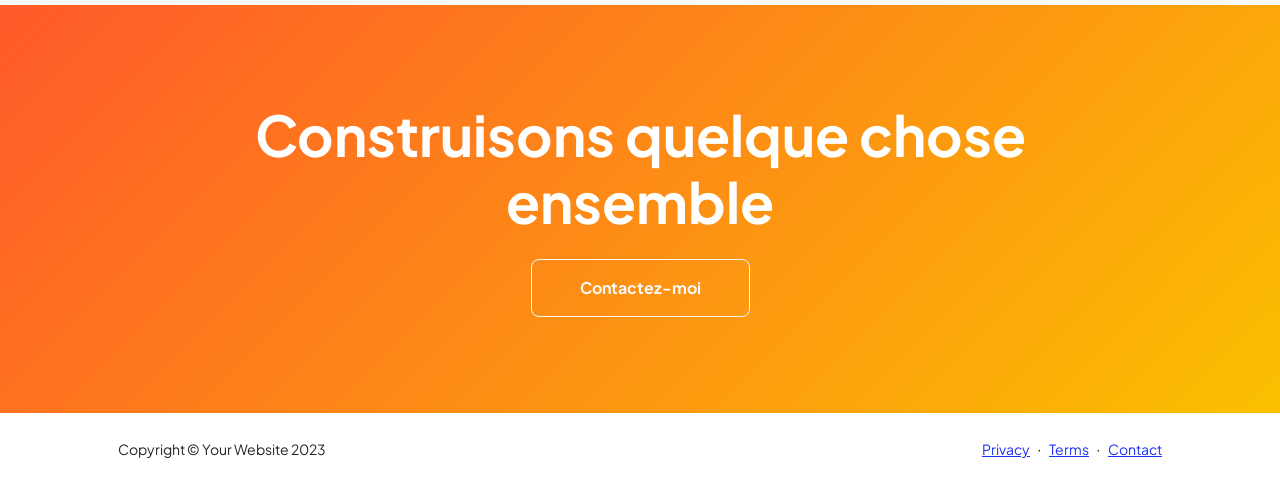
<file: projects.html>
<!DOCTYPE html>
<html lang="en">
    <head>
        <meta charset="utf-8" />
        <meta name="viewport" content="width=device-width, initial-scale=1, shrink-to-fit=no" />
        <meta name="description" content="" />
        <meta name="author" content="" />
        <title>Modern Business - Start Bootstrap Template</title>
        <!-- Favicon-->
        <link rel="icon" type="image/x-icon" href="assets/favicon.ico" />
        <!-- Custom Google font-->
        <link rel="preconnect" href="https://fonts.googleapis.com" />
        <link rel="preconnect" href="https://fonts.gstatic.com" crossorigin />
        <link href="https://fonts.googleapis.com/css2?family=Plus+Jakarta+Sans:wght@100;200;300;400;500;600;700;800;900&amp;display=swap" rel="stylesheet" />
        <!-- Bootstrap icons-->
        <link href="https://cdn.jsdelivr.net/npm/bootstrap-icons@1.8.1/font/bootstrap-icons.css" rel="stylesheet" />
        <!-- Core theme CSS (includes Bootstrap)-->
        <link href="css/styles.css" rel="stylesheet" />
    </head>
    <body class="d-flex flex-column h-100 bg-light">
        <main class="flex-shrink-0">
            <!-- Navigation-->
            <nav class="navbar navbar-expand-lg navbar-light bg-white py-3">
                <div class="container px-5">
                    <a class="navbar-brand" href="index.html"><span class="fw-bolder text-primary">Diarra Diané</span></a>
                    <button class="navbar-toggler" type="button" data-bs-toggle="collapse" data-bs-target="#navbarSupportedContent" aria-controls="navbarSupportedContent" aria-expanded="false" aria-label="Toggle navigation"><span class="navbar-toggler-icon"></span></button>
                    <div class="collapse navbar-collapse" id="navbarSupportedContent">
                        <ul class="navbar-nav ms-auto mb-2 mb-lg-0 small fw-bolder">
                            <li class="nav-item"><a class="nav-link" href="index.html">Accueil</a></li>
                            <li class="nav-item"><a class="nav-link" href="resume.html">Parcours</a></li>
                            <li class="nav-item"><a class="nav-link" href="projects.html">Projets</a></li>
                            <li class="nav-item"><a class="nav-link" href="contact.html">Contact</a></li>
                        </ul>
                    </div>
                </div>
            </nav>
            <!-- Projects Section-->
            <section class="py-5">
                <div class="container px-5 mb-5">
                    <div class="text-center mb-5">
                        <h1 class="display-5 fw-bolder mb-0"><span class="text-gradient d-inline">Projects</span></h1>
                    </div>
                    <div class="row gx-5 justify-content-center">
                        <div class="col-lg-11 col-xl-9 col-xxl-8">
                            <!-- Project Card 1-->
                            <div class="card overflow-hidden shadow rounded-4 border-0 mb-5">
                                <div class="card-body p-0">
                                    <div class="d-flex align-items-center">
                                        <div class="p-5">
                                            <h2 class="fw-bolder">Stratégie Marketing Viral & Catalogue Interactif — E221</h2>
                                            <p>
                                                Projet académique réalisé en groupe à l'École Supérieure 221
                                                dans le cadre du projet Digital Strategist. Conception d'une
                                                stratégie de marketing viral pour promouvoir E221, accompagnée
                                                d'une ligne éditoriale orientée vidéo et d'un catalogue
                                                interactif regroupant les offres de formation de l'école
                                                                        </p>
                                        </div>
                                        <img class="img-fluid project-img" src="assets/p1.jpeg" alt="p1" />
                                    </div>
                                </div>
                            </div>
                             <!-- Project Card 2-->
                            <div class="card overflow-hidden shadow rounded-4 border-0 mb-5">
                                <div class="card-body p-0">
                                    <div class="d-flex align-items-center">
                                        <div class="p-5">
                                            <h2 class="fw-bolder">Bousso Tissu</h2>
                                            <p>
                                                Création d'une identité visuelle pour une marque spécialisée
                                                dans la vente de tissus. Le projet comprend la conception du
                                                logo, la définition de l'univers graphique, la création de
                                                supports visuels et une réflexion autour de la présence
                                                digitale de la marque.
                                            </p>
                                        </div>
                                        <img class="img-fluid project-img" src="assets/tissus.jpg" alt="Bousso Tissu" />
                                    </div>
                                </div>
                            </div>
                            <!-- Project Card 3-->
                            <div class="card overflow-hidden shadow rounded-4 border-0 mb-5">
                                <div class="card-body p-0">
                                    <div class="d-flex align-items-center">
                                        <div class="p-5">
                                            <h2 class="fw-bolder">Ballyhidjab</h2>
                                            <p>
                                                Développement de l'identité visuelle d'une marque spécialisée
                                                dans les produits de mode. Le projet porte sur la création
                                                graphique, la cohérence de l'identité de marque et sa
                                                valorisation à travers des supports numériques.
                                            </p>
                                        </div>
                                        <img class="img-fluid project-img" src="assets/16d7089b056cf580c955b01322054cd0.jpg" alt="Ballyhidjab" />
                                    </div>
                                </div>
                            </div>
                            <!-- Project Card 4-->
                            <div class="card overflow-hidden shadow rounded-4 border-0 mb-5">
                                <div class="card-body p-0">
                                    <div class="d-flex align-items-center">
                                        <div class="p-5">
                                            <h2 class="fw-bolder">Sunu Transit</h2>
                                            <p>
                                                Conception de l'identité visuelle et réflexion autour d'une
                                                application mobile dédiée au transport. Ce projet m'a permis
                                                de travailler sur l'expérience utilisateur, l'interface et
                                                la communication visuelle d'un service numérique.
                                            </p>
                                        </div>
                                        <img class="img-fluid project-img" src="assets/sunu Transit.png" alt="..." />
                                    </div>
                                </div>
                            </div>
                            <!-- Project Card 5-->
                            <div class="card overflow-hidden shadow rounded-4 border-0 mb-5">
                                <div class="card-body p-0">
                                    <div class="d-flex align-items-center">
                                        <div class="p-5">
                                            <h2 class="fw-bolder">Ndar Digital Skill</h2>
                                            <p>
                                                Reproduction et intégration d'un site web avec WordPress
                                                dans le cadre de ma formation. Ce projet m'a permis de
                                                renforcer mes compétences en intégration web, mise en page
                                                responsive et personnalisation d'interfaces.
                                            </p>
                                        </div>
                                        <img class="img-fluid project-img" src="assets/images.png" alt="..." />
                                    </div>
                                </div>
                            </div>
                            <!-- Project Card 6-->
                            <div class="card overflow-hidden shadow rounded-4 border-0 mb-5">
                                <div class="card-body p-0">
                                    <div class="d-flex align-items-center">
                                        <div class="p-5">
                                            <h2 class="fw-bolder">Helb Digital</h2>
                                            <p>
                                                Création de l'identité visuelle et développement de supports
                                                de communication pour une entreprise spécialisée dans les
                                                services digitaux. Le projet comprend la conception du logo,
                                                la réflexion graphique et la réalisation de supports
                                                publicitaires.
                                            </p>
                                        </div>
                                        <img class="img-fluid project-img" src="assets/Plan de travail 1.png" alt="..." />
                                    </div>
                                </div>
                            </div>
                            <!-- Project Card 7-->
                            <div class="card overflow-hidden shadow rounded-4 border-0 mb-5">
                                <div class="card-body p-0">
                                    <div class="d-flex align-items-center">
                                        <div class="p-5">
                                            <h2 class="fw-bolder">MOUHIDINE PARFUMERIE</h2>
                                            <p>
                                                Conception d'une identité visuelle pour une entreprise
                                                spécialisée dans la parfumerie. Le travail porte sur la
                                                création du logo et la recherche d'une identité graphique
                                                élégante et cohérente autour des couleurs vert et blanc.
                                            </p>
                                        </div>
                                        <img class="img-fluid project-img" src="assets/AFFICHE Diomaye.png" alt="MOUHIDINE" />
                                    </div>
                                </div>
                            </div>
                            <!-- Project Card 8-->
                            <div class="card overflow-hidden shadow rounded-4 border-0 mb-5">
                                <div class="card-body p-0">
                                    <div class="d-flex align-items-center">
                                        <div class="p-5">
                                            <h2 class="fw-bolder">Nova Beauty</h2>
                                            <p>
                                                Création de l'identité visuelle d'une marque spécialisée
                                                dans l'univers de la beauté. Le projet comprend la conception
                                                graphique, la définition de l'univers visuel de la marque
                                                ainsi que la création de supports de communication adaptés
                                                à sa présence digitale.
                                            </p>
                                        </div>
                                        <img class="img-fluid project-img" src="assets/Mockup.png" alt="NOVA BEAUTY" />
                                    </div>
                                </div>
                            </div>
                            <!-- Project Card 9-->
                            <div class="card overflow-hidden shadow rounded-4 border-0 mb-5">
                                <div class="card-body p-0">
                                    <div class="d-flex align-items-center">
                                        <div class="p-5">
                                            <h2 class="fw-bolder">Ndugumi</h2>
                                            <p>
                                                 Conception d'un projet digital autour de l'application
                                                Ndugumi, avec un travail sur l'expérience utilisateur,
                                                l'interface graphique et la présentation du concept.
                                                Ce projet m'a permis de mettre en pratique mes compétences
                                                en UI/UX Design et en conception digitale.
                                            </p>
                                        </div>
                                        <img class="img-fluid project-img" src="assets/ndugumi.png" alt="Ndugumi" />
                                    </div>
                                </div>
                            </div>
                                                        <!-- Project Card 10-->
                            <div class="card overflow-hidden shadow rounded-4 border-0 mb-5">
                                <div class="card-body p-0">
                                    <div class="d-flex align-items-center">
                                        <div class="p-5">
                                            <h2 class="fw-bolder">Wave</h2>
                                            <p>
                                                 Reproduction d'une interface mobile inspirée de Wave,
                                                avec la conception de différents composants d'interface.
                                                Ce projet m'a permis de mettre en pratique mes compétences
                                                en UI/UX Design, en conception d'interfaces et en organisation
                                                des éléments graphiques pour une expérience utilisateur claire
                                                et intuitive.
                                            </p>
                                        </div>
                                        <img class="img-fluid project-img" src="assets/Wave.png" alt="Ndugumi" />
                                    </div>
                                </div>
                            </div>

                            
                            
                        </div>
                    </div>
                </div>
            </section>
            <!-- Call to action section-->
            <section class="py-5 bg-gradient-primary-to-secondary text-white">
                <div class="container px-5 my-5">
                    <div class="text-center">
                        <h2 class="display-4 fw-bolder mb-4">Construisons quelque chose ensemble</h2>
                        <a class="btn btn-outline-light btn-lg px-5 py-3 fs-6 fw-bolder" href="contact.html">Contactez-moi</a>
                    </div>
                </div>
            </section>
        </main>
        <!-- Footer-->
        <footer class="bg-white py-4 mt-auto">
            <div class="container px-5">
                <div class="row align-items-center justify-content-between flex-column flex-sm-row">
                    <div class="col-auto"><div class="small m-0">Copyright &copy; Your Website 2023</div></div>
                    <div class="col-auto">
                        <a class="small" href="#!">Privacy</a>
                        <span class="mx-1">&middot;</span>
                        <a class="small" href="#!">Terms</a>
                        <span class="mx-1">&middot;</span>
                        <a class="small" href="#!">Contact</a>
                    </div>
                </div>
            </div>
        </footer>
        <!-- Bootstrap core JS-->
        <script src="https://cdn.jsdelivr.net/npm/bootstrap@5.2.3/dist/js/bootstrap.bundle.min.js"></script>
        <!-- Core theme JS-->
        <script src="js/scripts.js"></script>
    </body>
</html>
</file>
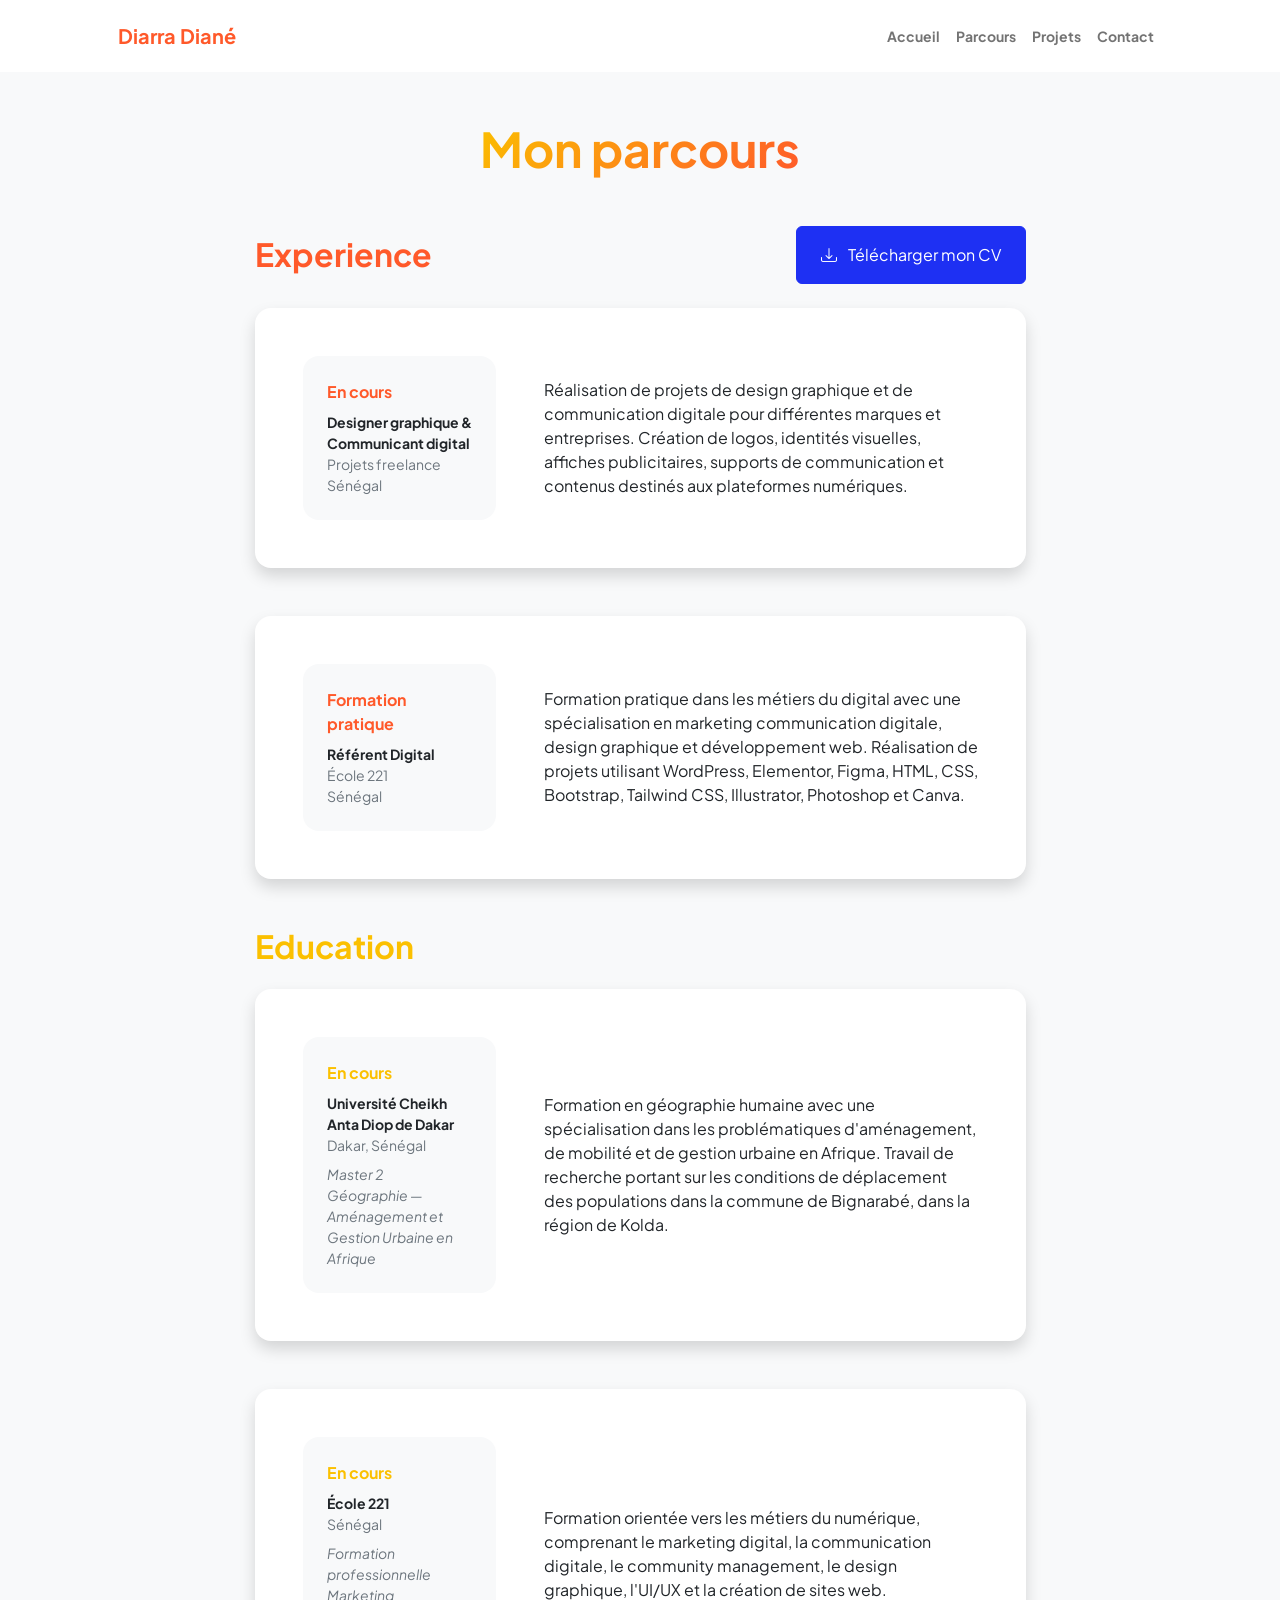
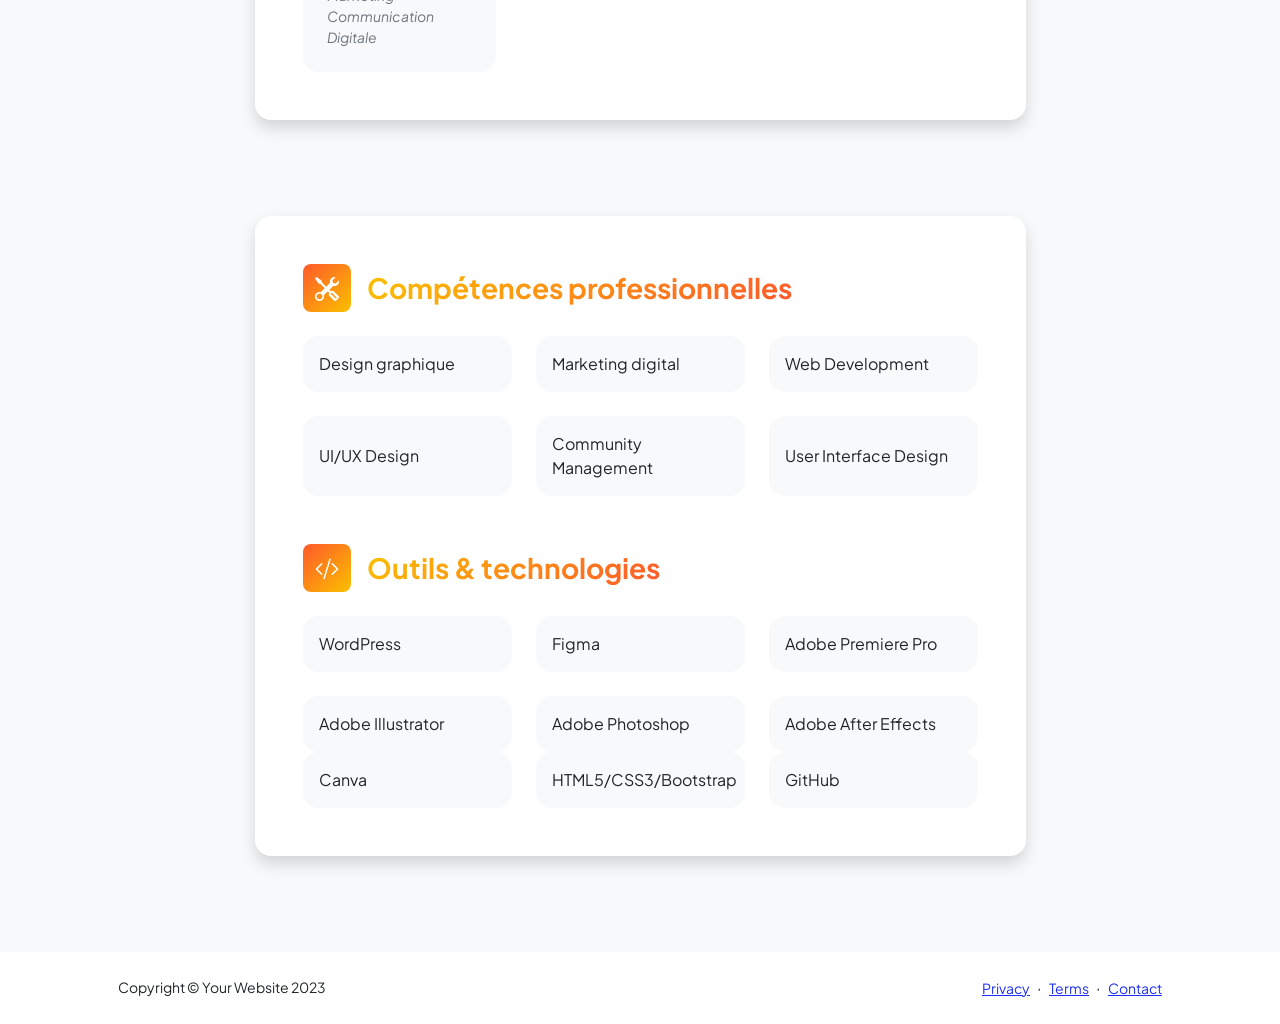
<file: resume.html>
<!DOCTYPE html>
<html lang="en">
    <head>
        <meta charset="utf-8" />
        <meta name="viewport" content="width=device-width, initial-scale=1, shrink-to-fit=no" />
        <meta name="description" content="" />
        <meta name="author" content="" />
        <title>Personal - Start Bootstrap Template</title>
        <!-- Favicon-->
        <link rel="icon" type="image/x-icon" href="assets/favicon.ico" />
        <!-- Custom Google font-->
        <link rel="preconnect" href="https://fonts.googleapis.com" />
        <link rel="preconnect" href="https://fonts.gstatic.com" crossorigin />
        <link href="https://fonts.googleapis.com/css2?family=Plus+Jakarta+Sans:wght@100;200;300;400;500;600;700;800;900&amp;display=swap" rel="stylesheet" />
        <!-- Bootstrap icons-->
        <link href="https://cdn.jsdelivr.net/npm/bootstrap-icons@1.8.1/font/bootstrap-icons.css" rel="stylesheet" />
        <!-- Core theme CSS (includes Bootstrap)-->
        <link href="css/styles.css" rel="stylesheet" />
    </head>
    <body class="d-flex flex-column h-100 bg-light">
        <main class="flex-shrink-0">
            <!-- Navigation-->
            <nav class="navbar navbar-expand-lg navbar-light bg-white py-3">
                <div class="container px-5">
                    <a class="navbar-brand" href="index.html"><span class="fw-bolder text-primary">Diarra Diané</span></a>
                    <button class="navbar-toggler" type="button" data-bs-toggle="collapse" data-bs-target="#navbarSupportedContent" aria-controls="navbarSupportedContent" aria-expanded="false" aria-label="Toggle navigation"><span class="navbar-toggler-icon"></span></button>
                    <div class="collapse navbar-collapse" id="navbarSupportedContent">
                        <ul class="navbar-nav ms-auto mb-2 mb-lg-0 small fw-bolder">
                            <li class="nav-item"><a class="nav-link" href="index.html">Accueil</a></li>
                            <li class="nav-item"><a class="nav-link" href="resume.html">Parcours</a></li>
                            <li class="nav-item"><a class="nav-link" href="projects.html">Projets</a></li>
                            <li class="nav-item"><a class="nav-link" href="contact.html">Contact</a></li>
                        </ul>
                    </div>
                </div>
            </nav>
            <!-- Page Content-->
            <div class="container px-5 my-5">
                <div class="text-center mb-5">
                    <h1 class="display-5 fw-bolder mb-0"><span class="text-gradient d-inline">Mon parcours</span></h1>
                </div>
                <div class="row gx-5 justify-content-center">
                    <div class="col-lg-11 col-xl-9 col-xxl-8">
                        <!-- Experience Section-->
                        <section>
                            <div class="d-flex align-items-center justify-content-between mb-4">
                                <h2 class="text-primary fw-bolder mb-0">Experience</h2>
                                <!-- Download resume button-->
                                <!-- Note: Set the link href target to a PDF file within your project-->
                                <a class="btn btn-primary px-4 py-3" href="#!">
                                    <div class="d-inline-block bi bi-download me-2"></div>
                                    Télécharger mon CV
                                </a>
                            </div>
                            <!-- Experience Card 1-->
                            <div class="card shadow border-0 rounded-4 mb-5">
                                <div class="card-body p-5">
                                    <div class="row align-items-center gx-5">
                                        <div class="col text-center text-lg-start mb-4 mb-lg-0">
                                            <div class="bg-light p-4 rounded-4">
                                                <div class="text-primary fw-bolder mb-2">En cours</div>
                                                <div class="small fw-bolder">Designer graphique &amp; Communicant digital</div>
                                                <div class="small text-muted">Projets freelance</div>
                                                <div class="small text-muted">Sénégal</div>
                                            </div>
                                        </div>
                                        <div class="col-lg-8">
                                            <div>
                                                Réalisation de projets de design graphique et de communication digitale
                                                pour différentes marques et entreprises. Création de logos, identités
                                                visuelles, affiches publicitaires, supports de communication et contenus
                                                destinés aux plateformes numériques.
                                            </div>
                                        </div>
                                    </div>
                                </div>
                            </div>
                            <!-- Experience Card 2-->
                            <div class="card shadow border-0 rounded-4 mb-5">
                                <div class="card-body p-5">
                                    <div class="row align-items-center gx-5">
                                        <div class="col text-center text-lg-start mb-4 mb-lg-0">
                                            <div class="bg-light p-4 rounded-4">
                                                <div class="text-primary fw-bolder mb-2">Formation pratique</div>
                                                <div class="small fw-bolder">Référent Digital</div>
                                                <div class="small text-muted">École 221</div>
                                                <div class="small text-muted">Sénégal</div>
                                            </div>
                                        </div>
                                        <div class="col-lg-8">
                                            <div>
                                                Formation pratique dans les métiers du digital avec une spécialisation
                                                en marketing communication digitale, design graphique et développement
                                                web. Réalisation de projets utilisant WordPress, Elementor, Figma,
                                                HTML, CSS, Bootstrap, Tailwind CSS, Illustrator, Photoshop et Canva.
                                            </div>
                                        </div>
                                    </div>
                                </div>
                            </div>
                        </section>
                        <!-- Education Section-->
                        <section>
                            <h2 class="text-secondary fw-bolder mb-4">Education</h2>
                            <!-- Education Card 1-->
                            <div class="card shadow border-0 rounded-4 mb-5">
                                <div class="card-body p-5">
                                    <div class="row align-items-center gx-5">
                                        <div class="col text-center text-lg-start mb-4 mb-lg-0">
                                            <div class="bg-light p-4 rounded-4">
                                                <div class="text-secondary fw-bolder mb-2">En cours</div>
                                                <div class="mb-2">
                                                    <div class="small fw-bolder">Université Cheikh Anta Diop de Dakar</div>
                                                    <div class="small text-muted">Dakar, Sénégal</div>
                                                </div>
                                                <div class="fst-italic">
                                                    <div class="small text-muted">Master 2</div>
                                                    <div class="small text-muted">Géographie — Aménagement et Gestion Urbaine en Afrique</div>
                                                </div>
                                            </div>
                                        </div>
                                        <div class="col-lg-8">
                                            <div>
                                                Formation en géographie humaine avec une spécialisation dans les
                                                problématiques d'aménagement, de mobilité et de gestion urbaine en
                                                Afrique. Travail de recherche portant sur les conditions de déplacement
                                                des populations dans la commune de Bignarabé, dans la région de Kolda.
                                            </div>
                                        </div>
                                    </div>
                                </div>
                            </div>
                            <!-- Education Card 2-->
                            <div class="card shadow border-0 rounded-4 mb-5">
                                <div class="card-body p-5">
                                    <div class="row align-items-center gx-5">
                                        <div class="col text-center text-lg-start mb-4 mb-lg-0">
                                            <div class="bg-light p-4 rounded-4">
                                                <div class="text-secondary fw-bolder mb-2">En cours</div>
                                                <div class="mb-2">
                                                    <div class="small fw-bolder">École 221</div>
                                                    <div class="small text-muted">Sénégal</div>
                                                </div>
                                                <div class="fst-italic">
                                                    <div class="small text-muted">Formation professionnelle</div>
                                                    <div class="small text-muted">Marketing Communication Digitale</div>
                                                </div>
                                            </div>
                                        </div>
                                        <div class="col-lg-8">
                                            <div>
                                               Formation orientée vers les métiers du numérique, comprenant le
                                                marketing digital, la communication digitale, le community management,
                                                le design graphique, l'UI/UX et la création de sites web. 
                                            </div>
                                        </div>
                                    </div>
                                </div>
                            </div>
                        </section>
                        <!-- Divider-->
                        <div class="pb-5"></div>
                        <!-- Skills Section-->
                        <section>
                            <!-- Skillset Card-->
                            <div class="card shadow border-0 rounded-4 mb-5">
                                <div class="card-body p-5">
                                    <!-- Professional skills list-->
                                    <div class="mb-5">
                                        <div class="d-flex align-items-center mb-4">
                                            <div class="feature bg-primary bg-gradient-primary-to-secondary text-white rounded-3 me-3"><i class="bi bi-tools"></i></div>
                                            <h3 class="fw-bolder mb-0"><span class="text-gradient d-inline">Compétences professionnelles</span></h3>
                                        </div>
                                        <div class="row row-cols-1 row-cols-md-3 mb-4">
                                            <div class="col mb-4 mb-md-0"><div class="d-flex align-items-center bg-light rounded-4 p-3 h-100">Design graphique</div></div>
                                            <div class="col mb-4 mb-md-0"><div class="d-flex align-items-center bg-light rounded-4 p-3 h-100">Marketing digital</div></div>
                                            <div class="col"><div class="d-flex align-items-center bg-light rounded-4 p-3 h-100">Web Development</div></div>
                                        </div>
                                        <div class="row row-cols-1 row-cols-md-3">
                                            <div class="col mb-4 mb-md-0"><div class="d-flex align-items-center bg-light rounded-4 p-3 h-100">UI/UX Design</div></div>
                                            <div class="col mb-4 mb-md-0"><div class="d-flex align-items-center bg-light rounded-4 p-3 h-100">Community Management</div></div>
                                            <div class="col"><div class="d-flex align-items-center bg-light rounded-4 p-3 h-100">User Interface Design</div></div>
                                        </div>
                                    </div>
                                    <!-- Languages list-->
                                    <div class="mb-0">
                                        <div class="d-flex align-items-center mb-4">
                                            <div class="feature bg-primary bg-gradient-primary-to-secondary text-white rounded-3 me-3"><i class="bi bi-code-slash"></i></div>
                                            <h3 class="fw-bolder mb-0"><span class="text-gradient d-inline">Outils &amp; technologies</span></h3>
                                        </div>
                                        <div class="row row-cols-1 row-cols-md-3 mb-4">
                                            <div class="col mb-4 mb-md-0"><div class="d-flex align-items-center bg-light rounded-4 p-3 h-100">WordPress</div></div>
                                            <div class="col mb-4 mb-md-0"><div class="d-flex align-items-center bg-light rounded-4 p-3 h-100">Figma</div></div>
                                            <div class="col"><div class="d-flex align-items-center bg-light rounded-4 p-3 h-100">Adobe Premiere Pro</div></div>
                                        </div>
                                        <div class="row row-cols-1 row-cols-md-3">
                                            <div class="col mb-4 mb-md-0"><div class="d-flex align-items-center bg-light rounded-4 p-3 h-100">Adobe Illustrator</div></div>
                                            <div class="col mb-4 mb-md-0"><div class="d-flex align-items-center bg-light rounded-4 p-3 h-100">Adobe Photoshop</div></div>
                                            <div class="col"><div class="d-flex align-items-center bg-light rounded-4 p-3 h-100">Adobe After Effects</div></div>
                                        </div>
                                        <div class="row row-cols-1 row-cols-md-3">
                                            <div class="col mb-4 mb-md-0"><div class="d-flex align-items-center bg-light rounded-4 p-3 h-100">Canva</div></div>
                                            <div class="col mb-4 mb-md-0"><div class="d-flex align-items-center bg-light rounded-4 p-3 h-100">HTML5/CSS3/Bootstrap</div></div>
                                            <div class="col"><div class="d-flex align-items-center bg-light rounded-4 p-3 h-100">GitHub</div></div>
                                        </div>
                                    </div>
                                </div>
                            </div>
                        </section>
                    </div>
                </div>
            </div>
        </main>
        <!-- Footer-->
        <footer class="bg-white py-4 mt-auto">
            <div class="container px-5">
                <div class="row align-items-center justify-content-between flex-column flex-sm-row">
                    <div class="col-auto"><div class="small m-0">Copyright &copy; Your Website 2023</div></div>
                    <div class="col-auto">
                        <a class="small" href="#!">Privacy</a>
                        <span class="mx-1">&middot;</span>
                        <a class="small" href="#!">Terms</a>
                        <span class="mx-1">&middot;</span>
                        <a class="small" href="#!">Contact</a>
                    </div>
                </div>
            </div>
        </footer>
        <!-- Bootstrap core JS-->
        <script src="https://cdn.jsdelivr.net/npm/bootstrap@5.2.3/dist/js/bootstrap.bundle.min.js"></script>
        <!-- Core theme JS-->
        <script src="js/scripts.js"></script>
    </body>
</html>
</file>
